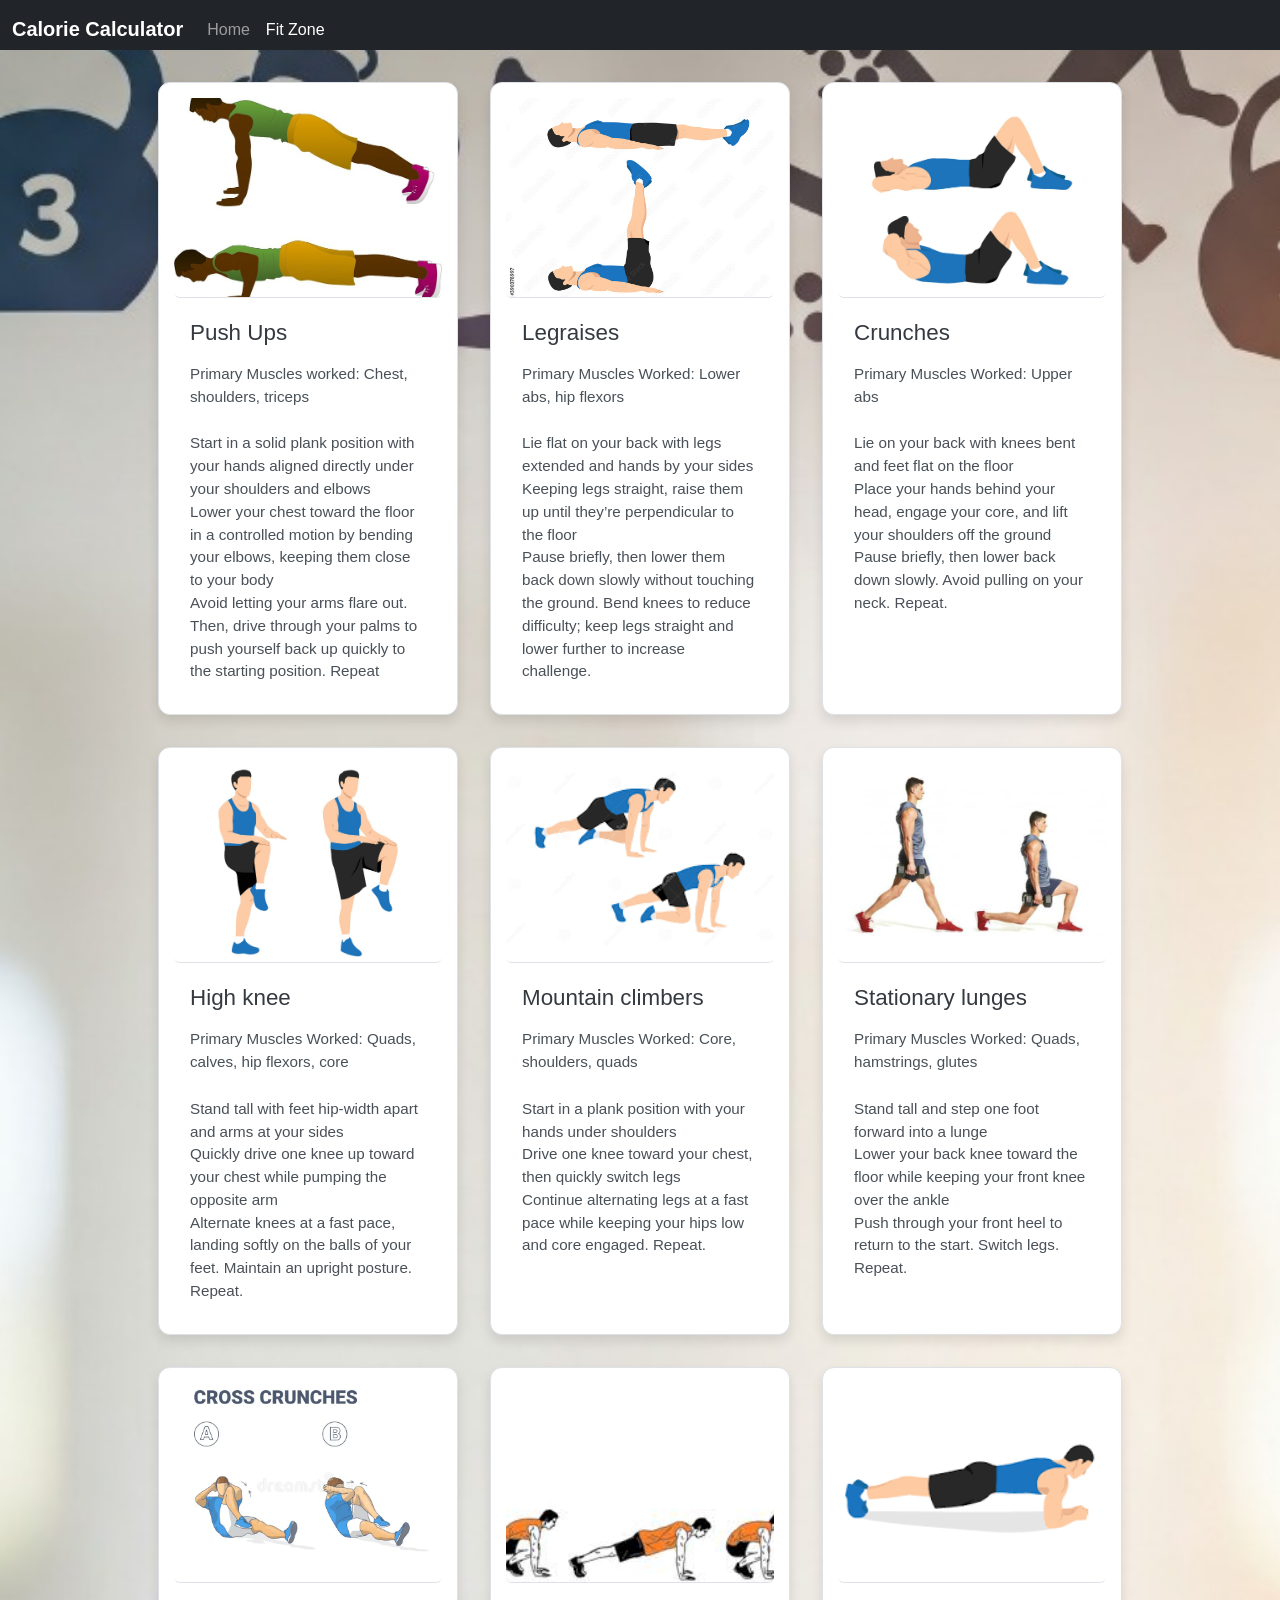
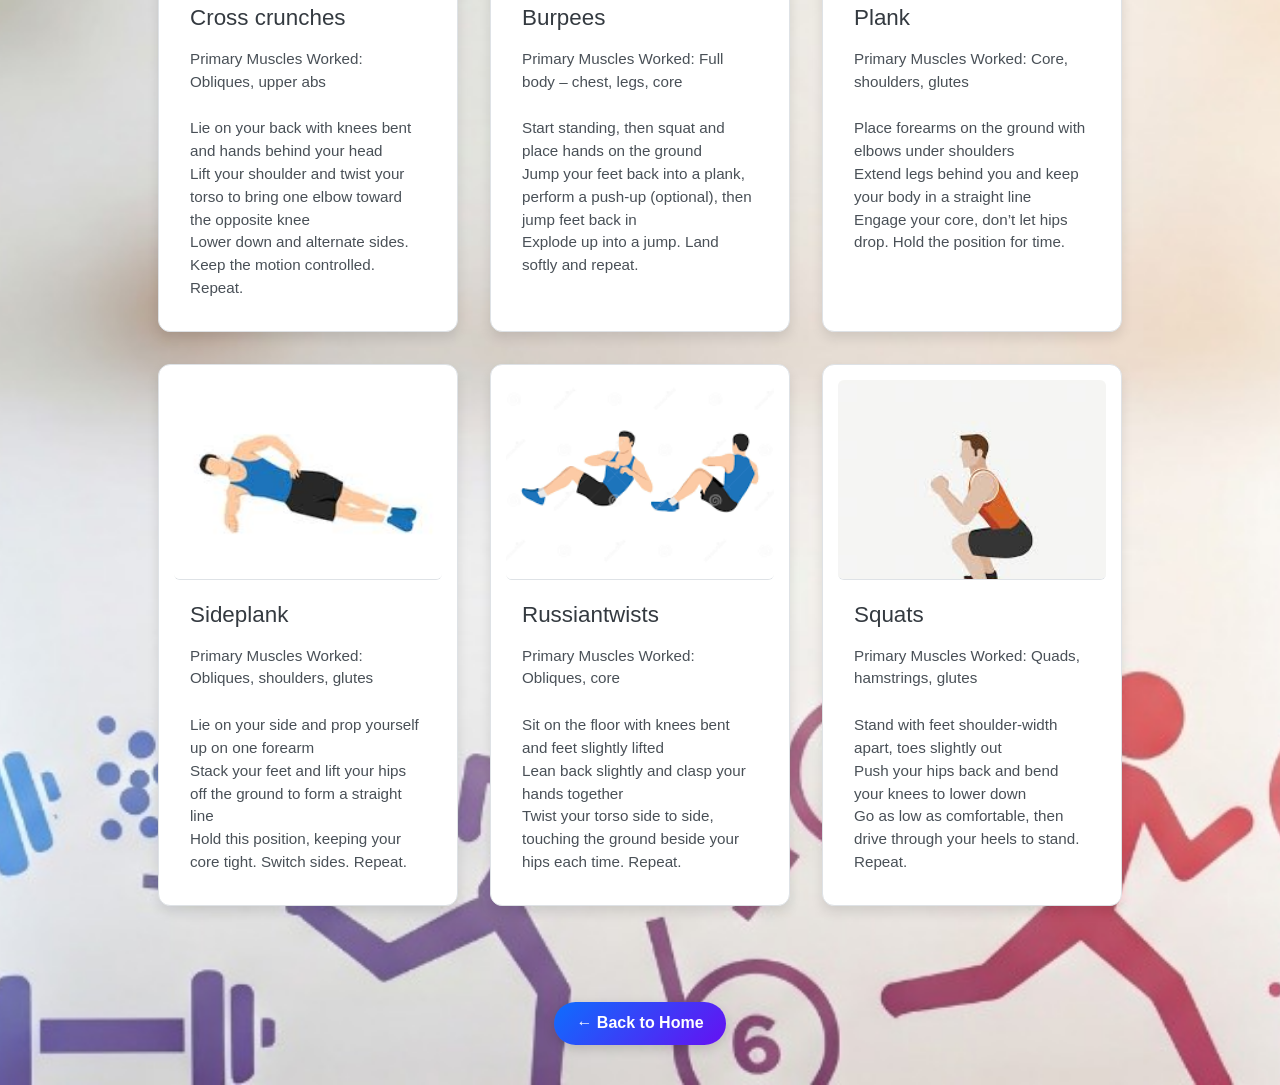
<file: excercise.html>
<!-- exercise.html -->
<!DOCTYPE html>
<html lang="en">
<head>
  <meta charset="UTF-8" />
  <meta name="viewport" content="width=device-width, initial-scale=1.0"/>
  <title>Exercise Page</title>
  <link href="https://cdn.jsdelivr.net/npm/bootstrap@5.3.3/dist/css/bootstrap.min.css" rel="stylesheet" />
  <link href="./style1.css" rel="stylesheet" type="text/css" />
</head>
<body>
  <nav class="navbar navbar-expand navbar-dark bg-dark">
    <div class="container-fluid">
      <a class="navbar-brand " href="index.html">Calorie Calculator</a>
      <ul class="navbar-nav me-auto">
        <li class="nav-item"><a class="nav-link" href="index.html">Home</a></li>
        <li class="nav-item"><a class="nav-link active" href="exercise.html">Fit Zone </a></li>
        
      </ul>
    </div>
  </nav>
 <!--<h1>🏋️ Workout Gallery</h1> -->
  <div class="gallery">
    <div class="card">
      <img src="pushup.jpg" alt="Push Ups" />
      <h2>Push Ups</h2>
      <p>Primary Muscles worked: Chest, shoulders, triceps<br></p>
      <p>Start in a solid plank position with your hands aligned directly under your shoulders and elbows<br>Lower your chest toward the floor in a controlled motion by bending your elbows, keeping them close to your body<br>Avoid letting your arms flare out. Then, drive through your palms to push yourself back up quickly to the starting position. Repeat
      </p>
    </div>
    <div class="card">
      <img src="legraises.jpg" alt="legraises" />
      <h2>Legraises</h2>
      <p>Primary Muscles Worked: Lower abs, hip flexors<br></p>
      <p>Lie flat on your back with legs extended and hands by your sides Keeping legs straight, raise them up until they’re perpendicular to the floor<br>Pause briefly, then lower them back down slowly without touching the ground. Bend knees to reduce difficulty; keep legs straight and lower further to increase challenge.</p>    
    </div>
    <div class="card">
      <img src="crunches.jpg" alt="Cruches" />
      <h2>Crunches</h2>
      <p>Primary Muscles Worked: Upper abs<br></p>
      <p>Lie on your back with knees bent and feet flat on the floor<br>Place your hands behind your head, engage your core, and lift your shoulders off the ground<br>Pause briefly, then lower back down slowly. Avoid pulling on your neck. Repeat.</p>
    </div>
    <div class="card">
      <img src="highknees.jpg" alt="High knees" />
      <h2>High knee</h2>
      <p>Primary Muscles Worked: Quads, calves, hip flexors, core<br></p>
      <p>Stand tall with feet hip-width apart and arms at your sides<br>Quickly drive one knee up toward your chest while pumping the opposite arm<br>Alternate knees at a fast pace, landing softly on the balls of your feet. Maintain an upright posture. Repeat.</p>
    </div>
    <div class="card">
      <img src="mountain climbers.png" alt="Mountain climbers"/>
      <h2>Mountain climbers</h2>
      <p>Primary Muscles Worked: Core, shoulders, quads<br></p>
      <p>Start in a plank position with your hands under shoulders<br>Drive one knee toward your chest, then quickly switch legs<br>Continue alternating legs at a fast pace while keeping your hips low and core engaged. Repeat.</p>
    </div>
    <div class="card">
      <img src="Lunge-Variations-Stationary-Lunge.jpg" alt="Stationary Lunges"/>
      <h2>Stationary lunges</h2>
      <p>Primary Muscles Worked: Quads, hamstrings, glutes<br></p>
      <p>Stand tall and step one foot forward into a lunge<br>Lower your back knee toward the floor while keeping your front knee over the ankle<br>Push through your front heel to return to the start. Switch legs. Repeat.</p>
    </div>
    <div class="card">
      <img src="cross crunches.webp" alt="Cross crunches"/>
      <h2>Cross crunches</h2>
      <p>Primary Muscles Worked: Obliques, upper abs<br></p>
      <p>Lie on your back with knees bent and hands behind your head<br>Lift your shoulder and twist your torso to bring one elbow toward the opposite knee<br>Lower down and alternate sides. Keep the motion controlled. Repeat.</p>
    </div>
    <div class="card">
      <img src="purpees.jpg" alt="Burpees"/>
      <h2>Burpees</h2>
      <p>Primary Muscles Worked: Full body – chest, legs, core<br></p>
      <p>Start standing, then squat and place hands on the ground<br>Jump your feet back into a plank, perform a push-up (optional), then jump feet back in<br>Explode up into a jump. Land softly and repeat.</p>
    </div>
    <div class="card">
      <img src="plank.png" alt="plank"/>
      <h2>Plank</h2>
      <p>Primary Muscles Worked: Core, shoulders, glutes<br></p>
      <p>Place forearms on the ground with elbows under shoulders<br>Extend legs behind you and keep your body in a straight line<br>Engage your core, don’t let hips drop. Hold the position for time.</p>
    </div>
    <div class="card">
      <img src="side plang.jpg" alt="Sideplank"/>
      <h2>Sideplank</h2>
      <p>Primary Muscles Worked: Obliques, shoulders, glutes<br></p>
      <p>Lie on your side and prop yourself up on one forearm<br>Stack your feet and lift your hips off the ground to form a straight line<br>Hold this position, keeping your core tight. Switch sides. Repeat.</p>
    </div>
    <div class="card">
      <img src="russian twists.png" alt="Russiantwists"/>
      <h2>Russiantwists</h2>
      <p>Primary Muscles Worked: Obliques, core<br></p>
      <p>Sit on the floor with knees bent and feet slightly lifted<br>Lean back slightly and clasp your hands together<br>Twist your torso side to side, touching the ground beside your hips each time. Repeat.</p>
    </div>
    <div class="card">
      <img src="squats.jpg" alt="Squats"/>
      <h2>Squats</h2>
      <p>Primary Muscles Worked: Quads, hamstrings, glutes<br></p>
      <p>Stand with feet shoulder-width apart, toes slightly out<br>Push your hips back and bend your knees to lower down<br>Go as low as comfortable, then drive through your heels to stand. Repeat.</p>
    </div>
  </div>
  <div class="button-container">
    <a href="index.html" class="btn-custom">← Back to Home</a>
  </div>
  
</body>
</html>
</file>
<file: style1.css>
.navbar {
    max-height: 50px; 
    overflow: hidden; 
}
body {
    font-family: Arial, sans-serif;
    background-image: url(back2.jpg);
    background-repeat: no-repeat;
    background-position: center;
    background-size: cover;
    color: #333;
    margin: 0;
    padding: 0px;
}
h1 {
    text-align: center;
    font-size: 48px;
    margin-bottom: 30px;
}
.gallery {
    display: flex;
    flex-wrap: wrap;
    justify-content: center;
    padding: 20px;
    gap: 20px;
}
.card {
    background-color: white;
    border: 1px solid #ddd;
    border-radius: 8px;
    width: 400px;
    padding: 15px;
    
}
.card img {
    width: 300px;
    height: 300px;
    border-radius: 6px;
    margin-bottom: 10px;
}
.card h2{
    font-size: 20px;
    margin: 10px 0;
}
.card p {
    font-size: 14px;
    line-height: 1.5;
}
  
a{
    display: block;
    text-align: center;
    margin-top: 30px;
    font-size: 16px;
    color: #0077cc;
    text-decoration: none;
}
  
a:hover {
    text-decoration: underline;
}
.navbar-brand{
    padding-bottom:30px;
}
.nav-link{
    padding-bottom:30px;
}
.navbar {
    top: 0;
    width: 100%;
    z-index: 1000;
}
/* style1.css */

body {
    background-color: #f8f9fa;
    font-family: 'Segoe UI', Tahoma, Geneva, Verdana, sans-serif;
    padding-bottom: 40px;
  }
  
  .gallery {
    display: flex;
    flex-wrap: wrap;
    justify-content: center;
    gap: 2rem;
    padding: 2rem;
  }
  
  .card {
    background-color: #fff;
    border: 1px solid #dee2e6;
    border-radius: 12px;
    width: 300px;
    box-shadow: 0 6px 12px rgba(0, 0, 0, 0.1);
    overflow: hidden;
    transition: transform 0.3s ease, box-shadow 0.3s ease;
  }
  
  .card:hover {
    transform: translateY(-5px);
    box-shadow: 0 10px 20px rgba(0, 0, 0, 0.15);
  }
  
  .card img {
    width: 100%;
    height: 200px;
    object-fit: cover;
    border-bottom: 1px solid #dee2e6;
  }
  
  .card h2 {
    font-size: 1.4rem;
    margin: 0.75rem 1rem 0.5rem;
    color: #343a40;
  }
  
  .card p {
    font-size: 0.95rem;
    color: #495057;
    margin: 0.5rem 1rem 1rem;
    line-height: 1.5;
  }
  
  a {
    display: block;
    text-align: center;
    margin-top: 2rem;
    font-weight: bold;
    color: #0d6efd;
    text-decoration: none;
    transition: color 0.2s ease;
  }
  
  a:hover {
    color: #0a58ca;
    text-decoration: underline;
  }
  .btn-custom {
    display: inline-block;
    padding: 0.6rem 1.4rem;
    font-size: 1rem;
    font-weight: 600;
    color: #ffffff;
    background: linear-gradient(135deg, #0d6efd, #6610f2);
    border: none;
    border-radius: 50px;
    box-shadow: 0 4px 12px rgba(0, 0, 0, 0.15);
    transition: all 0.3s ease;
    text-decoration: none;
    text-align: center;
  }
  
  .btn-custom:hover {
    background: linear-gradient(135deg, #6610f2, #0d6efd);
    transform: translateY(-2px);
    box-shadow: 0 8px 16px rgba(0, 0, 0, 0.2);
    color: #fff;
  }
  .button-container {
    display: flex;
    justify-content: center;
    margin-top: 2rem;
  }
</file>
